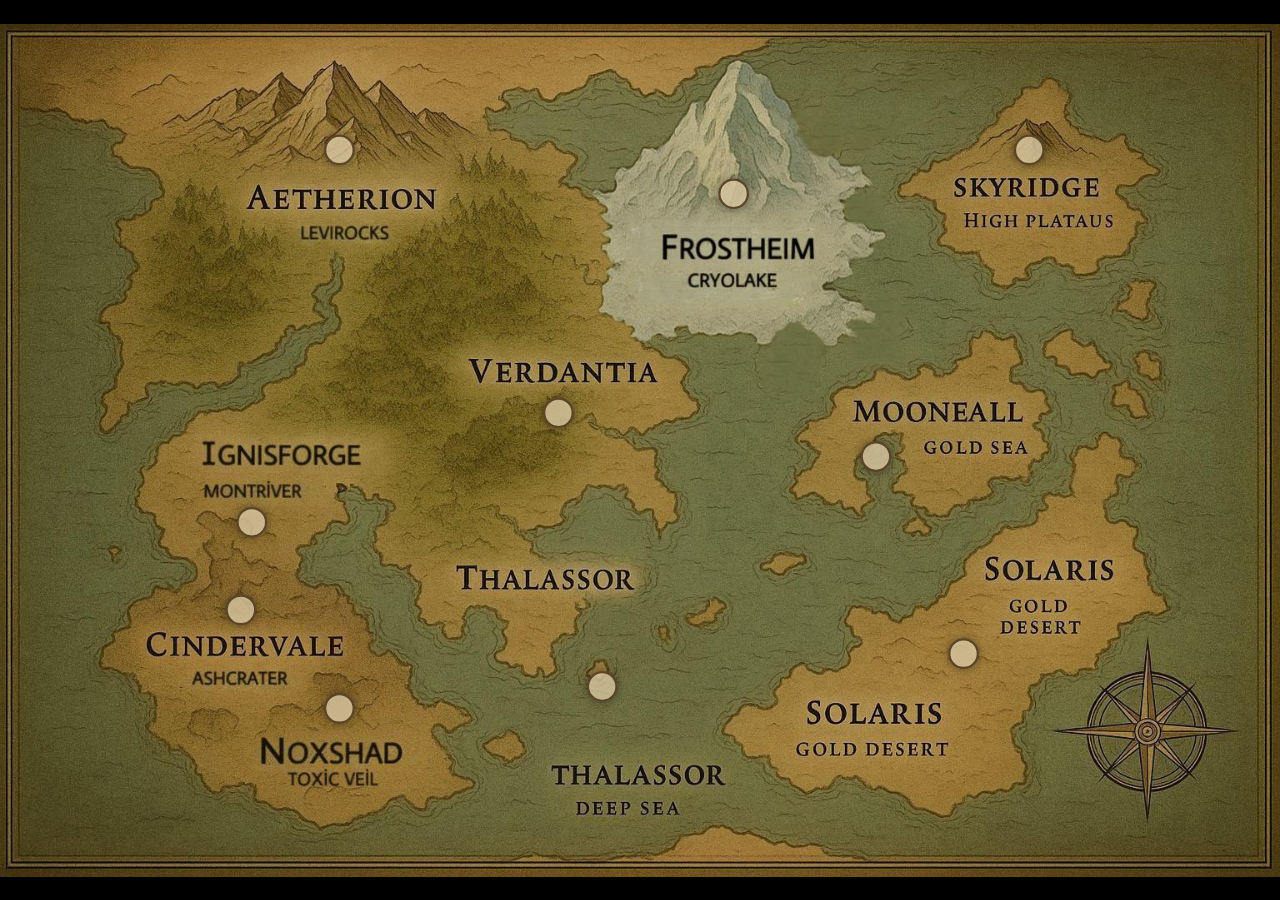
<file: index.html>
<html lang="tr"><head>
  <link rel="icon" href="s.png" type="image/png">
  <meta charset="UTF-8">
  <meta name="viewport" content="width=device-width, initial-scale=1.0">
  <title>Evren Haritası</title>
  <style>
    * { margin: 0; padding: 0; box-sizing: border-box; }
    html, body { width: 100%; height: 100%; background-color: #000; }

    .map-container {
      position: relative;
      width: 100%; height: 100%;
      background: url('images/harita.png') center center no-repeat;
      background-size: contain;
    }

    svg {
      position: absolute; top: 0; left: 0;
      width: 100%; height: 100%;
      pointer-events: none;
    }

    circle.region {
      pointer-events: all;
      fill: rgba(245, 227, 184, 0.7);
      stroke: #5b4428;
      stroke-width: 2;
      filter: drop-shadow(0 0 4px rgba(0,0,0,0.5));
      transition: r 0.2s, fill 0.2s;
      cursor: pointer;
    }

    circle.region:hover {
      fill: rgba(245, 227, 184, 1);
      r: 20;
    }
  </style>
</head>
<body>
  <div class="map-container">
    <svg viewBox="0 0 1169 768" preserveAspectRatio="xMidYMid meet">
      <defs>
        <filter id="shadow"><feDropShadow dx="0" dy="0" stdDeviation="4" flood-color="#000" flood-opacity="0.5"></feDropShadow></filter>
      </defs>
      <!-- 10 şehir işaretleri -->
      <a xlink:href="aetherion.html"><circle class="region" cx="310" cy="110" r="13" filter="url(#shadow)"></circle></a>
      <a xlink:href="frostheim.html"><circle class="region" cx="670" cy="150" r="13" filter="url(#shadow)"></circle></a>
      <a xlink:href="skyridge.html"><circle class="region" cx="940" cy="110" r="13" filter="url(#shadow)"></circle></a>
      <a xlink:href="verdantia.html"><circle class="region" cx="510" cy="350" r="13" filter="url(#shadow)"></circle></a>
      <a xlink:href="mooneall.html"><circle class="region" cx="800" cy="390" r="13" filter="url(#shadow)"></circle></a>
      <a xlink:href="solaris.html"><circle class="region" cx="880" cy="570" r="13" filter="url(#shadow)"></circle></a>
      <a xlink:href="thalassor.html"><circle class="region" cx="550" cy="600" r="13" filter="url(#shadow)"></circle></a>
      <a xlink:href="ignisforge.html"><circle class="region" cx="230" cy="450" r="13" filter="url(#shadow)"></circle></a>
      <a xlink:href="cindervale.html"><circle class="region" cx="220" cy="530" r="13" filter="url(#shadow)"></circle></a>
      <a xlink:href="noxshad.html"><circle class="region" cx="310" cy="620" r="13" filter="url(#shadow)"></circle></a>
    </svg>
  </div>

</body>
</html>
</file>
